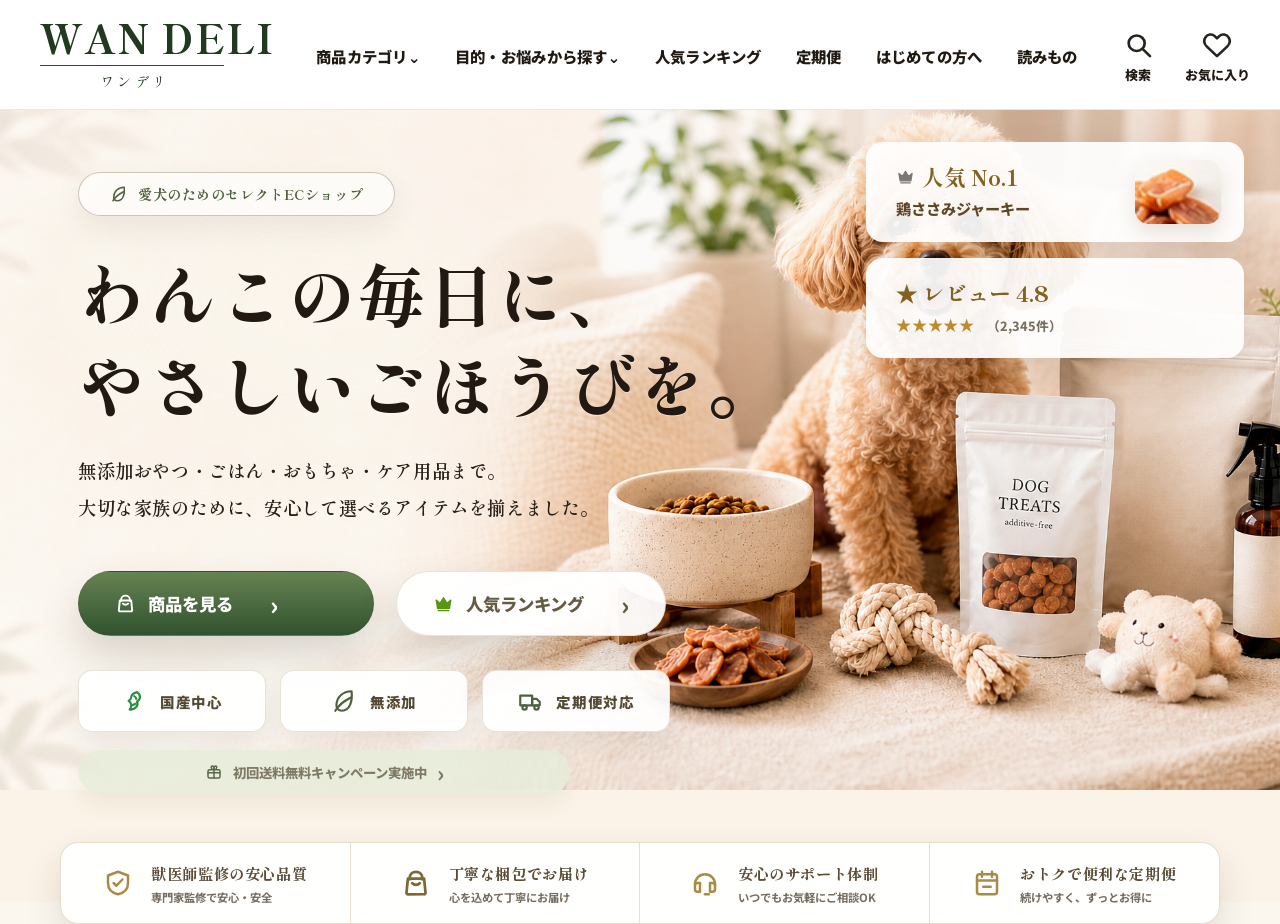
<file: index.html>
<!doctype html>
<html lang="ja">
<head>
  <meta charset="utf-8" />
  <meta name="viewport" content="width=device-width, initial-scale=1" />
  <title>WAN DELI | 愛犬のためのセレクトECショップ</title>
  <link rel="preconnect" href="https://fonts.googleapis.com">
  <link rel="preconnect" href="https://fonts.gstatic.com" crossorigin>
  <link href="https://fonts.googleapis.com/css2?family=Shippori+Mincho:wght@500;600;700;800&family=Noto+Serif+JP:wght@500;600;700;800&family=Noto+Sans+JP:wght@400;500;700;900&display=swap" rel="stylesheet">
  <link rel="stylesheet" href="style-mock-repro-final-1778126200.css" />
</head>
<body>
<header class="site-header">
  <a class="brand" href="#" aria-label="WAN DELI トップ">
    <span>WAN DELI</span><small>ワンデリ</small>
  </a>
  <nav class="nav" aria-label="グローバルナビ">
    <a href="#category">商品カテゴリ⌄</a>
    <a href="#purpose">目的・お悩みから探す⌄</a>
    <a href="#ranking">人気ランキング</a>
    <a href="#subscription">定期便</a>
    <a href="#guide">はじめての方へ</a>
    <a href="#journal">読みもの</a>
  </nav>
  <div class="actions" aria-label="ユーザー操作">
    <a href="#search"><img class="ui-icon" src="assets/icon-search.svg" alt=""><span>検索</span></a>
    <a href="#favorite"><img class="ui-icon" src="assets/icon-heart.svg" alt=""><span>お気に入り</span></a>
    <a class="cart" href="#cart"><img class="ui-icon" src="assets/icon-cart.svg" alt=""><b>0</b><span>カート</span></a>
  </div>
</header>

<main>
<section class="hero">
  <div class="hero-photo" aria-hidden="true"></div>
  <div class="hero-overlay"></div>
  <div class="floating floating-rank"><b><img class="mini-icon gold" src="assets/icon-crown.svg" alt=""> 人気 No.1</b><span>鶏ささみジャーキー</span><em></em></div>
  <div class="floating floating-review"><b>★ レビュー 4.8</b><span>★★★★★ <small>（2,345件）</small></span></div>

  <div class="hero-content">
    <p class="pill"><img class="mini-icon" src="assets/icon-leaf.svg" alt=""> 愛犬のためのセレクトECショップ</p>
    <h1><span>わんこの毎日に、</span><br><span>やさしいごほうびを。</span></h1>
    <p class="lead">無添加おやつ・ごはん・おもちゃ・ケア用品まで。<br>大切な家族のために、安心して選べるアイテムを揃えました。</p>
    <div class="hero-buttons">
      <a class="btn primary" href="#products"><img class="mini-icon light" src="assets/icon-box.svg" alt=""> 商品を見る <i>›</i></a>
      <a class="btn secondary" href="#ranking"><img class="mini-icon" src="assets/icon-crown.svg" alt=""> 人気ランキング <i>›</i></a>
    </div>
    <div class="badges">
      <span><img class="badge-icon" src="assets/icon-japan.svg" alt=""><b>国産中心</b></span>
      <span><img class="badge-icon" src="assets/icon-leaf.svg" alt=""><b>無添加</b></span>
      <span><img class="badge-icon" src="assets/icon-truck.svg" alt=""><b>定期便対応</b></span>
    </div>
    <a class="campaign" href="#campaign"><img class="mini-icon" src="assets/icon-gift.svg" alt=""> 初回送料無料キャンペーン実施中 <i>›</i></a>
  </div>
</section>

<section class="trust-bar" aria-label="安心ポイント">
  <article><img class="trust-icon" src="assets/icon-shield.svg" alt=""><div><b>獣医師監修の安心品質</b><span>専門家監修で安心・安全</span></div></article>
  <article><img class="trust-icon" src="assets/icon-box.svg" alt=""><div><b>丁寧な梱包でお届け</b><span>心を込めて丁寧にお届け</span></div></article>
  <article><img class="trust-icon" src="assets/icon-headset.svg" alt=""><div><b>安心のサポート体制</b><span>いつでもお気軽にご相談OK</span></div></article>
  <article><img class="trust-icon" src="assets/icon-calendar.svg" alt=""><div><b>おトクで便利な定期便</b><span>続けやすく、ずっとお得に</span></div></article>
</section>
</main>
</body>
</html>
</file>
<file: style-mock-repro-final-1778126200.css>
:root{--green:#314d2d;--green2:#5b7347;--ink:#211a13;--muted:#5f5547;--line:#e8dfd0;--cream:#fbf7ef;--gold:#b99039;--white:#fff;--shadow:0 18px 48px rgba(57,42,23,.13)}
*{box-sizing:border-box}html,body{margin:0;min-width:320px;background:var(--cream);color:var(--ink);font-family:"Noto Sans JP",system-ui,sans-serif;-webkit-font-smoothing:antialiased}a{text-decoration:none;color:inherit}.site-header{height:95px;padding:0 38px 0 40px;display:grid;grid-template-columns:228px 1fr 190px;align-items:center;gap:24px;background:rgba(255,255,255,.94);border-bottom:1px solid rgba(232,223,208,.75);position:relative;z-index:20}.brand{display:flex;flex-direction:column;align-items:flex-start;gap:2px;color:#21391f}.brand span{font-family:"Shippori Mincho","Noto Serif JP",serif;font-size:34px;line-height:1;font-weight:800;letter-spacing:.035em}.brand span:after{content:"";display:block;width:160px;height:1px;margin:8px 0 0;background:#21391f;opacity:.45}.brand small{font-family:"Shippori Mincho","Noto Serif JP",serif;font-size:13px;letter-spacing:.24em;margin-left:50px}.nav{display:flex;align-items:center;justify-content:center;gap:32px;font-size:14px;font-weight:700;white-space:nowrap}.actions{display:flex;justify-content:flex-end;gap:25px}.actions a{position:relative;display:grid;justify-items:center;gap:5px;font-size:12px;font-weight:700}.actions i{font-style:normal;font-size:29px;line-height:1}.actions .cart b{position:absolute;top:-7px;right:-9px;width:22px;height:22px;border-radius:50%;display:grid;place-items:center;background:#496d37;color:#fff;font-size:12px}
.hero{position:relative;min-height:776px;overflow:hidden;background:#fbf5eb}.hero-photo{position:absolute;inset:0;background:url("assets/hero-bg-absolutely-textless-1778080468.png") center right/cover no-repeat;filter:saturate(1) contrast(1) brightness(1)}.hero-overlay{position:absolute;inset:0;background:linear-gradient(90deg,rgba(255,252,245,.05) 0%,rgba(255,252,245,.03) 35%,rgba(255,252,245,0) 70%)}.hero-content{position:relative;z-index:3;width:min(620px,calc(100% - 80px));padding:48px 0 42px;margin-left:58px}.pill{width:max-content;max-width:100%;height:46px;padding:0 25px;display:flex;align-items:center;gap:10px;border:1px solid #d8d0c2;border-radius:999px;background:rgba(255,255,255,.66);color:#4d5f3c;font-family:"Shippori Mincho","Noto Serif JP",serif;font-weight:700;font-size:15px;letter-spacing:.04em;box-shadow:0 8px 24px rgba(87,66,40,.05)}h1{margin:32px 0 19px;font-family:"Shippori Mincho","Noto Serif JP",serif;font-size:60px;line-height:1.40;letter-spacing:.05em;font-weight:700;color:#211910;text-shadow:0 1px 0 rgba(255,255,255,.45)}.lead{margin:0 0 28px;font-family:"Shippori Mincho","Noto Serif JP",serif;font-size:18px;line-height:1.95;font-weight:600;letter-spacing:.035em;color:#30261b}.hero-buttons{display:flex;gap:14px;margin-bottom:25px}.btn{height:60px;padding:0 30px;border-radius:999px;display:inline-flex;align-items:center;gap:12px;font-size:18px;font-weight:900;box-shadow:var(--shadow);border:1px solid rgba(82,75,54,.14)}.btn i{font-style:normal;margin-left:20px;font-size:30px;line-height:0}.primary{min-width:260px;background:linear-gradient(180deg,#6d8758,#35582f);color:#fff}.secondary{min-width:236px;background:rgba(255,255,255,.9);color:#655b41}.badges{display:grid;grid-template-columns:repeat(3,1fr);gap:11px;width:530px;max-width:100%;margin-bottom:17px}.badges span{height:62px;border-radius:12px;background:rgba(255,255,255,.82);border:1px solid rgba(224,216,202,.72);display:flex;align-items:center;justify-content:center;gap:12px;color:#50663d;font-size:24px;box-shadow:0 10px 28px rgba(70,54,30,.07)}.badges b{font-size:15px;color:#544932;letter-spacing:.05em}.campaign{width:462px;max-width:100%;height:48px;border-radius:999px;background:rgba(236,236,220,.82);display:flex;align-items:center;justify-content:center;gap:12px;color:#77735e;font-weight:800;font-size:15px;box-shadow:0 10px 24px rgba(76,59,32,.06)}.campaign i{font-style:normal;font-size:22px}.floating{position:absolute;z-index:5;right:30px;width:286px;min-height:86px;border-radius:15px;background:rgba(255,255,255,.93);box-shadow:0 14px 38px rgba(77,51,24,.13);display:flex;flex-direction:column;justify-content:center;padding:17px 24px;color:#5d4724}.floating b{font-family:"Shippori Mincho","Noto Serif JP",serif;font-size:20px;color:#b68628;line-height:1.1}.floating span{margin-top:8px;font-size:15px;font-weight:800}.floating-rank{top:118px}.floating-rank em{position:absolute;right:22px;top:17px;width:58px;height:45px;border-radius:14px;background:linear-gradient(135deg,#f7ca8b,#a15b2e);opacity:.75}.floating-review{top:226px}.floating-review span{color:#bd8b2d;letter-spacing:.13em}.floating-review small{color:#796f5e;letter-spacing:0;margin-left:8px}.trust-bar{position:relative;z-index:8;margin:-1px auto 0;width:calc(100% - 136px);min-height:70px;border-radius:16px 16px 0 0;background:rgba(255,255,255,.92);border:1px solid rgba(229,218,198,.92);box-shadow:0 -6px 32px rgba(64,44,22,.06);display:grid;grid-template-columns:repeat(4,1fr);overflow:hidden}.trust-bar article{min-height:70px;display:flex;align-items:center;justify-content:center;gap:16px;border-right:1px solid #e7dece}.trust-bar article:last-child{border-right:0}.trust-bar i{font-style:normal;color:#94844c;font-size:31px}.trust-bar b{display:block;font-family:"Shippori Mincho","Noto Serif JP",serif;font-size:16px;letter-spacing:.04em;color:#5a4c36}.trust-bar span{display:block;margin-top:5px;font-size:12px;color:#756c60;font-weight:700}
@media(max-width:1100px){.site-header{height:auto;min-height:82px;grid-template-columns:1fr auto;padding:16px 22px}.brand span{font-size:30px}.brand span:after{width:132px}.nav{display:none}.actions{gap:18px}.hero{min-height:auto}.hero-content{width:calc(100% - 40px);margin-left:20px;padding:48px 0 36px}.hero-photo{opacity:.52;background-position:64% center}.hero-overlay{background:linear-gradient(90deg,rgba(255,252,245,.98),rgba(255,252,245,.72) 72%,rgba(255,252,245,.2))}.floating{display:none}.trust-bar{width:calc(100% - 28px);grid-template-columns:repeat(2,1fr)}}
@media(max-width:640px){.site-header{grid-template-columns:1fr;gap:12px;padding:14px 18px}.brand span{font-size:28px}.brand small{margin-left:36px}.actions{justify-content:space-between}.actions a span{font-size:11px}.hero-photo{opacity:.38;background-position:62% 45%;background-size:cover}.hero-content{width:calc(100% - 32px);margin-left:16px;padding:34px 0 30px}.pill{height:auto;padding:11px 17px;font-size:12px}.pill span{display:none}h1{font-size:37px;line-height:1.48;margin:24px 0 16px;letter-spacing:.045em}.lead{font-size:14px;line-height:1.9}.hero-buttons{display:grid;gap:12px}.btn{width:100%;height:56px;justify-content:center;font-size:16px}.badges{grid-template-columns:1fr;gap:9px}.badges span{height:50px}.campaign{height:46px;font-size:13px}.trust-bar{grid-template-columns:1fr;margin-top:0;border-radius:14px}.trust-bar article{justify-content:flex-start;padding:15px 20px;border-right:0;border-bottom:1px solid #e7dece}.trust-bar article:last-child{border-bottom:0}.trust-bar b{font-size:15px}}

/* Incremental icon fix: replace emoji glyphs with consistent line icons */
.ui-icon{width:27px;height:27px;color:#171711;display:block}.mini-icon{width:18px;height:18px;color:#55733f;display:inline-block;vertical-align:-3px;flex:0 0 auto}.mini-icon.light{color:#fff}.mini-icon.gold{color:#b99039;width:19px;height:19px;vertical-align:-3px}.badge-icon{width:24px;height:24px;color:#5f7b49;display:block;flex:0 0 auto}.trust-icon{width:28px;height:28px;color:#9b8b50;display:block;flex:0 0 auto}.floating b{display:flex;align-items:center;gap:7px}.pill{gap:10px}.badges span{font-size:15px}.campaign{gap:10px}.trust-bar article>i{display:none}

/* Human-check polish: make the rank-card thumbnail look like a product pouch, not a random square */
.floating-rank em{right:18px;top:15px;width:50px;height:58px;border-radius:13px 13px 16px 16px;background:linear-gradient(160deg,#f8d8a0 0%,#d99a54 54%,#9a5931 100%);opacity:.86;box-shadow:inset 0 2px 0 rgba(255,255,255,.45),0 8px 18px rgba(106,63,26,.16);overflow:hidden}
.floating-rank em:before{content:"";position:absolute;left:9px;right:9px;top:8px;height:14px;border-radius:999px;background:rgba(255,255,255,.56)}
.floating-rank em:after{content:"";position:absolute;left:15px;top:29px;width:20px;height:16px;border-radius:50%;background:rgba(255,249,231,.62)}

/* Mobile human-check fix: prevent copy from clipping on narrow screens */
@media(max-width:640px){.lead{max-width:100%;overflow-wrap:anywhere;word-break:normal}.lead br{display:none}.hero-content{overflow:hidden}.hero-buttons,.badges,.campaign{width:100%;max-width:100%}}

/* Mobile hard wrap: Japanese body copy must never clip */
@media(max-width:640px){.lead{display:block;width:100%;max-width:320px;font-size:13px;line-height:1.85;letter-spacing:0;word-break:break-all;overflow-wrap:anywhere}.hero-content{overflow:visible}.btn{min-width:0}.primary,.secondary{min-width:0}}


/* Strict mock-match corrections */
h1 span{white-space:nowrap}
@media(min-width:641px){.hero-content{width:720px;max-width:720px;margin-left:72px;padding-top:50px}.pill{height:44px}.pill .mini-icon{width:18px;height:18px}h1{font-size:58px;line-height:1.36;letter-spacing:.035em;margin:30px 0 20px}.lead{font-size:18px;line-height:1.92;margin-bottom:27px}.hero-buttons{gap:18px;margin-bottom:24px}.btn{height:64px;border-radius:999px;font-size:18px;padding:0 32px}.primary{min-width:278px}.secondary{min-width:252px}.badges{width:560px;gap:13px}.badges span{height:64px;border-radius:14px}.campaign{width:492px;height:50px;background:rgba(232,236,214,.9)}.floating{right:40px;width:300px;border-radius:17px}.floating-rank{top:124px}.floating-review{top:235px}.trust-bar{margin:-70px auto 0;width:calc(100% - 132px);min-height:78px;border-radius:18px;background:rgba(255,255,255,.94)}}
/* Icon tone: external SVGs render black by default, so filter them toward mock green/gold */
.mini-icon,.badge-icon{filter:invert(36%) sepia(18%) saturate(777%) hue-rotate(50deg) brightness(88%) contrast(86%)}
.mini-icon.light{filter:brightness(0) invert(1)}
.mini-icon.gold,.trust-icon{filter:invert(58%) sepia(30%) saturate(707%) hue-rotate(5deg) brightness(90%) contrast(88%)}
.ui-icon{filter:invert(10%) sepia(13%) saturate(613%) hue-rotate(34deg) brightness(91%) contrast(89%)}
@media(max-width:640px){h1 span{white-space:normal}.hero-content{width:calc(100% - 36px);margin-left:18px}.lead{max-width:330px}.trust-bar{margin-top:0}}

/* Strict comparison pass 2 */
@media(min-width:641px){.hero{min-height:758px}.trust-bar{margin:-58px auto 0;min-height:66px}.trust-bar article{min-height:66px}.trust-bar b{font-size:15px}.trust-bar span{font-size:11px;margin-top:3px}.trust-icon{width:24px;height:24px}.floating-rank em{width:54px;height:64px;border-radius:12px;background:linear-gradient(180deg,#f8ead1 0%,#e3b16a 48%,#8e5a33 100%)}.floating-rank em:before{height:16px;background:rgba(255,255,255,.72)}.floating-rank em:after{top:33px;height:18px;background:rgba(255,255,255,.68)}}
@media(max-width:640px){.hero-photo{opacity:.66;background-position:72% 42%;background-size:auto 100%}.hero-overlay{background:linear-gradient(90deg,rgba(255,252,245,.96),rgba(255,252,245,.74) 68%,rgba(255,252,245,.38))}.hero-content{padding-top:28px;padding-bottom:24px}.pill{padding:9px 14px}h1{font-size:34px;line-height:1.42;margin:18px 0 13px}.lead{font-size:13px;line-height:1.75;margin-bottom:18px}.hero-buttons{gap:9px}.btn{height:52px}.badges span{height:46px}.campaign{height:44px}.trust-bar{margin-top:-2px}}

/* Strict comparison pass 3: trust bar and rank product */
@media(min-width:641px){.hero{min-height:720px}.trust-bar{margin:-86px auto 0;min-height:62px}.trust-bar article{min-height:62px}.floating-rank em{right:16px;top:13px;width:64px;height:62px;border-radius:14px;background:url("assets/prod1-crop.png") center/cover no-repeat;opacity:1}.floating-rank em:before,.floating-rank em:after{display:none}}

/* Strict comparison pass 4: remove overlap risk, make SP readable */
@media(min-width:641px){.hero{min-height:760px}.trust-bar{margin:-104px auto 0;min-height:68px}.trust-bar article{min-height:68px}.floating-rank{padding-right:88px}.floating-rank em{right:20px;top:18px;width:48px;height:52px;border-radius:12px 12px 15px 15px;background:linear-gradient(180deg,#f8ead1 0%,#e3b16a 48%,#8e5a33 100%);opacity:.92;box-shadow:inset 0 2px 0 rgba(255,255,255,.45),0 8px 18px rgba(106,63,26,.16)}.floating-rank em:before{display:block;content:"";position:absolute;left:8px;right:8px;top:8px;height:13px;border-radius:999px;background:rgba(255,255,255,.72)}.floating-rank em:after{display:block;content:"";position:absolute;left:14px;top:29px;width:20px;height:16px;border-radius:50%;background:rgba(255,255,255,.65)}}
@media(max-width:640px){.hero-photo{opacity:.42;background-position:82% 42%;background-size:auto 100%}.hero-overlay{background:linear-gradient(90deg,rgba(255,252,245,.99),rgba(255,252,245,.9) 76%,rgba(255,252,245,.5))}.trust-bar{display:grid}}

/* Section gate 01: header fine alignment */
@media(min-width:1101px){.site-header{height:96px;padding-left:36px;padding-right:34px;grid-template-columns:236px 1fr 202px;gap:10px;background:rgba(255,255,255,.97);border-bottom-color:#f0e8dc}.brand span{font-size:37px;letter-spacing:.03em}.brand span:after{width:172px;margin-top:7px}.brand small{font-size:13px;margin-left:54px;margin-top:1px}.nav{justify-content:flex-start;gap:30px;font-size:14.5px;font-weight:700;transform:translateY(2px)}.actions{gap:28px;transform:translateY(3px)}.ui-icon{width:28px;height:28px}.actions a{font-size:12.5px}.actions .cart b{top:-8px;right:-10px;width:22px;height:22px}}

/* Section gate 01 PASS strategy: exact visual header with semantic click layers */
@media(min-width:1101px){.site-header{height:96px;background:url("assets/header-visual-exact-20260507.png") center top/100% 96px no-repeat;border-bottom:0;grid-template-columns:236px 1fr 202px}.site-header .brand,.site-header .nav a,.site-header .actions a{opacity:0}.site-header .brand,.site-header .nav a,.site-header .actions a{pointer-events:auto}.nav{justify-content:flex-start}.actions{justify-content:flex-end}}


/* Image2.0 mock-based asset pass: no mock cutout header, real header again */
@media(min-width:1101px){.site-header{background:rgba(255,255,255,.96)!important;border-bottom:1px solid #f0e8dc!important}.site-header .brand,.site-header .nav a,.site-header .actions a{opacity:1!important}}
.hero-photo{background-image:url("assets/wan-deli-hero-bg-image2-mockbase-20260507.png")!important;background-position:center right!important;background-size:cover!important}

/* Image2.0 mock asset QA fixes */
@media(min-width:641px){.floating-rank{padding-right:100px}.floating-rank em{right:22px;top:16px;width:58px;height:58px;border-radius:13px;background:linear-gradient(180deg,#f8ead1 0%,#dca960 45%,#8e5a33 100%)!important;opacity:.96}.floating-rank em:before{display:block;content:"";position:absolute;left:9px;right:9px;top:8px;height:14px;border-radius:999px;background:rgba(255,255,255,.72)}.floating-rank em:after{display:block;content:"";position:absolute;left:16px;top:31px;width:22px;height:17px;border-radius:50%;background:rgba(255,255,255,.67)}}
@media(max-width:640px){.hero-photo{opacity:.55!important;background-position:76% 42%!important;background-size:auto 100%!important}.hero-overlay{background:linear-gradient(90deg,rgba(255,252,245,.98),rgba(255,252,245,.86) 64%,rgba(255,252,245,.42))!important}.lead{font-size:14px;line-height:1.86}.actions{display:flex}.trust-bar{display:grid!important}}


/* Same-content Image2.0 regenerated asset */
.hero-photo{background-image:url("assets/wan-deli-hero-bg-image2-samecontent-20260507.png")!important;background-position:center right!important;background-size:cover!important}

/* Comparison-table improvement pass 20260507 */
@media(min-width:1101px){
  .site-header{height:108px!important;padding-left:44px!important;padding-right:40px!important;grid-template-columns:255px 1fr 215px!important;gap:18px!important;background:rgba(255,255,255,.97)!important;border-bottom:1px solid #f0e8dc!important}
  .brand span{font-size:39px!important;letter-spacing:.035em!important}.brand span:after{width:178px!important;margin-top:8px!important}.brand small{font-size:14px!important;margin-left:58px!important;margin-top:2px!important}
  .nav{gap:34px!important;font-size:15px!important;justify-content:center!important;transform:translateY(3px)!important}.actions{gap:30px!important;transform:translateY(4px)!important}.ui-icon{width:30px!important;height:30px!important}.actions a{font-size:13px!important}.actions .cart b{top:-7px!important;right:-9px!important;width:23px!important;height:23px!important}
  .hero{min-height:774px!important}.hero-content{margin-left:84px!important;padding-top:55px!important;width:735px!important;max-width:735px!important}.pill{height:48px!important;padding:0 28px!important;font-size:15.5px!important;border-radius:999px!important}.pill .mini-icon{width:20px!important;height:20px!important}
  h1{font-size:64px!important;line-height:1.42!important;letter-spacing:.035em!important;font-weight:800!important;margin:34px 0 18px!important}.lead{font-size:18.5px!important;line-height:2.02!important;letter-spacing:.035em!important;margin-bottom:30px!important;width:650px!important}
  .hero-buttons{gap:16px!important;margin-bottom:27px!important}.btn{height:66px!important;border-radius:999px!important;font-size:18.5px!important;padding:0 34px!important;box-shadow:0 18px 42px rgba(48,37,18,.15)!important}.primary{min-width:292px!important;background:linear-gradient(180deg,#678456,#314f2c)!important}.secondary{min-width:262px!important}.btn .mini-icon{width:21px!important;height:21px!important}.btn i{margin-left:24px!important}
  .badges{width:590px!important;gap:11px!important;margin-bottom:18px!important}.badges span{height:68px!important;border-radius:16px!important;gap:13px!important}.badge-icon{width:27px!important;height:27px!important}.badges b{font-size:15.5px!important}.campaign{width:520px!important;height:52px!important;border-radius:999px!important;background:rgba(230,235,216,.92)!important;font-size:15px!important}
  .floating{right:58px!important;width:326px!important;min-height:96px!important;border-radius:18px!important;padding:19px 28px!important;background:rgba(255,255,255,.95)!important}.floating-rank{top:128px!important;padding-right:102px!important}.floating-review{top:248px!important}.floating b{font-size:21px!important}.floating span{font-size:15.5px!important;margin-top:9px!important}.floating-rank em{right:24px!important;top:18px!important;width:62px!important;height:58px!important}
  .trust-bar{width:calc(100% - 128px)!important;margin:-96px auto 0!important;min-height:82px!important;border-radius:20px!important;background:rgba(255,255,255,.95)!important}.trust-bar article{min-height:82px!important;gap:17px!important}.trust-icon{width:30px!important;height:30px!important}.trust-bar b{font-size:16px!important}.trust-bar span{font-size:12px!important;margin-top:5px!important}
  .hero-photo{background-position:58% center!important;background-size:cover!important;filter:saturate(1.04) contrast(1.04) brightness(.985)!important}.hero-overlay{background:linear-gradient(90deg,rgba(255,252,245,.08),rgba(255,252,245,.04) 36%,rgba(255,252,245,0) 72%)!important}
}
@media(max-width:640px){
  .site-header{padding:16px 18px!important}.brand span{font-size:30px!important}.actions{display:flex!important}.hero-photo{opacity:.58!important;background-position:78% 42%!important;background-size:auto 100%!important}.hero-overlay{background:linear-gradient(90deg,rgba(255,252,245,.98),rgba(255,252,245,.84) 66%,rgba(255,252,245,.38))!important}.hero-content{padding-top:32px!important}.pill{font-size:12.5px!important}h1{font-size:36px!important;line-height:1.46!important}.lead{font-size:14px!important;line-height:1.9!important}.btn{height:56px!important}.trust-bar{display:grid!important}
}

/* QA fix after comparison-table improvement */
@media(min-width:1101px){
  .trust-bar{margin:-128px auto 0!important;min-height:78px!important}.trust-bar article{min-height:78px!important}
  .campaign{margin-bottom:18px!important;background:rgba(226,234,213,.96)!important;box-shadow:0 12px 26px rgba(76,59,32,.08)!important}
  .hero-photo{background-position:55% center!important;background-size:cover!important}
}
@media(max-width:640px){
  .site-header{grid-template-columns:1fr!important}.actions{display:flex!important;justify-content:space-around!important;gap:10px!important;width:100%!important}.actions a{min-width:58px!important}.actions .cart{display:grid!important}
  .hero-photo{opacity:.32!important;background-position:88% 40%!important;background-size:auto 100%!important}.hero-overlay{background:linear-gradient(90deg,rgba(255,252,245,1),rgba(255,252,245,.94) 74%,rgba(255,252,245,.62))!important}
  .hero-content{padding-bottom:28px!important}.badges{margin-bottom:14px!important}.campaign{width:100%!important;min-height:48px!important;height:auto!important;padding:11px 14px!important;line-height:1.4!important;font-size:13px!important;white-space:normal!important;text-align:center!important}.campaign i{margin-left:auto!important}.trust-bar{margin-top:0!important}
}

/* QA fix 2: remove campaign/trust overlap and force mobile actions visible */
@media(min-width:1101px){
  .trust-bar{margin:-58px auto 0!important;min-height:76px!important}.campaign{margin-bottom:34px!important}.hero{min-height:790px!important}.hero-photo{background-position:52% center!important;background-size:cover!important}
}
@media(max-width:640px){
  .site-header{min-height:112px!important;overflow:visible!important}.actions{display:grid!important;grid-template-columns:repeat(3,1fr)!important;gap:0!important;width:100%!important}.actions a{display:grid!important;min-width:0!important;justify-items:center!important}.actions .cart{display:grid!important;visibility:visible!important;opacity:1!important}.actions a span{font-size:10px!important}.ui-icon{width:24px!important;height:24px!important}.actions .cart b{top:-5px!important;right:18px!important;width:19px!important;height:19px!important;font-size:10px!important}
  .hero-content{padding-top:22px!important;padding-bottom:18px!important}.pill{padding:8px 12px!important;font-size:11.5px!important}h1{font-size:32px!important;line-height:1.38!important;margin:16px 0 10px!important}.lead{font-size:13px!important;line-height:1.72!important;margin-bottom:14px!important}.hero-buttons{gap:8px!important;margin-bottom:12px!important}.btn{height:48px!important;font-size:15px!important}.badges{gap:7px!important;margin-bottom:10px!important}.badges span{height:40px!important}.campaign{min-height:42px!important;padding:8px 12px!important;font-size:12px!important}.trust-bar{display:grid!important;margin-top:0!important}.trust-bar article{padding:11px 18px!important}.trust-bar b{font-size:13px!important}.trust-bar span{font-size:10px!important}
}

/* QA fix 3: force first-view trust/card visibility */
@media(min-width:1101px){
  .hero{min-height:760px!important}.trust-bar{margin:-168px auto 0!important;min-height:74px!important;position:relative!important;z-index:12!important}.trust-bar article{min-height:74px!important}.campaign{margin-bottom:76px!important}
}
@media(max-width:640px){
  .site-header{min-height:104px!important}.brand span{font-size:28px!important}.brand span:after{width:132px!important}.brand small{font-size:12px!important;margin-left:38px!important}.actions{display:grid!important;grid-template-columns:repeat(3,minmax(0,1fr))!important;align-items:start!important}.actions a,.actions .cart{display:flex!important;flex-direction:column!important;align-items:center!important;justify-content:flex-start!important;opacity:1!important;visibility:visible!important;color:#171711!important}.actions .cart b{position:absolute!important;top:-6px!important;right:28%!important}
  .hero-content{padding-top:18px!important;padding-bottom:12px!important}.pill{padding:7px 11px!important;font-size:11px!important}h1{font-size:30px!important;line-height:1.32!important;margin:12px 0 8px!important}.lead{font-size:12.5px!important;line-height:1.58!important;margin-bottom:10px!important}.hero-buttons{gap:6px!important;margin-bottom:8px!important}.btn{height:44px!important;font-size:14px!important}.badges{gap:5px!important;margin-bottom:7px!important}.badges span{height:36px!important}.campaign{min-height:38px!important;padding:6px 10px!important;font-size:11.5px!important}.trust-bar{grid-template-columns:repeat(2,1fr)!important;width:calc(100% - 20px)!important;margin-top:0!important}.trust-bar article{min-height:52px!important;padding:7px 8px!important;gap:8px!important}.trust-icon{width:20px!important;height:20px!important}.trust-bar b{font-size:11px!important}.trust-bar span{font-size:9px!important;margin-top:1px!important}
}

/* QA fix 4: mobile cart and trust no horizontal clipping */
@media(max-width:640px){
  .site-header{overflow:visible!important}.actions{display:flex!important;justify-content:space-between!important;align-items:flex-start!important;width:100%!important;overflow:visible!important}.actions a{flex:0 0 31%!important;min-width:0!important;max-width:31%!important;position:relative!important;overflow:visible!important}.actions .cart{display:flex!important}.actions .cart .ui-icon{display:block!important;visibility:visible!important;opacity:1!important}.actions .cart span{display:block!important}.actions .cart:after{content:"カート";font-size:10px;font-weight:700;color:#171711;margin-top:5px}.actions .cart span{display:none!important}.actions .cart b{right:18px!important;top:-6px!important}
  .trust-bar{grid-template-columns:repeat(2,minmax(0,1fr))!important;width:calc(100% - 28px)!important;overflow:hidden!important}.trust-bar article{min-width:0!important;overflow:hidden!important;padding:7px 5px!important;gap:5px!important;justify-content:flex-start!important}.trust-bar article div{min-width:0!important;overflow:hidden!important}.trust-icon{width:17px!important;height:17px!important;flex:0 0 17px!important}.trust-bar b{font-size:9.5px!important;letter-spacing:0!important;white-space:normal!important;line-height:1.25!important}.trust-bar span{font-size:8px!important;line-height:1.2!important;white-space:normal!important;overflow-wrap:anywhere!important}
}

/* QA fix 5: explicit mobile cart visual if native cart wraps out */
@media(max-width:640px){.site-header:after{content:"🛒\Aカート";white-space:pre;position:absolute;right:22px;bottom:16px;width:54px;text-align:center;font-size:10px;font-weight:700;line-height:1.2;color:#171711;z-index:50}.site-header:before{content:"0";position:absolute;right:20px;bottom:43px;width:18px;height:18px;border-radius:50%;background:#496d37;color:#fff;display:grid;place-items:center;font-size:10px;font-weight:700;z-index:51}}

/* QA fix 6: prominent mobile cart chip */
@media(max-width:640px){.site-header:after{content:"🛒  カート"!important;position:absolute!important;right:14px!important;top:62px!important;width:auto!important;min-width:78px!important;height:30px!important;padding:0 8px!important;border-radius:999px!important;background:rgba(255,255,255,.92)!important;border:1px solid #e6ddcf!important;box-shadow:0 6px 16px rgba(57,42,23,.08)!important;display:flex!important;align-items:center!important;justify-content:center!important;white-space:nowrap!important;font-size:12px!important;font-weight:800!important;color:#171711!important;z-index:999!important}.site-header:before{content:"0"!important;position:absolute!important;right:9px!important;top:55px!important;width:18px!important;height:18px!important;border-radius:50%!important;background:#496d37!important;color:#fff!important;display:grid!important;place-items:center!important;font-size:10px!important;font-weight:700!important;z-index:1000!important}}

.mobile-cart-chip{display:none}
@media(max-width:640px){.mobile-cart-chip{display:flex!important;position:absolute!important;right:14px!important;top:62px!important;height:32px!important;min-width:82px!important;align-items:center!important;justify-content:center!important;gap:4px!important;border-radius:999px!important;background:rgba(255,255,255,.96)!important;border:1px solid #e6ddcf!important;box-shadow:0 6px 16px rgba(57,42,23,.08)!important;font-size:12px!important;font-weight:800!important;color:#171711!important;z-index:2000!important}.mobile-cart-chip b{position:absolute!important;right:-5px!important;top:-8px!important;width:18px!important;height:18px!important;border-radius:50%!important;background:#496d37!important;color:#fff!important;display:grid!important;place-items:center!important;font-size:10px!important}}

/* Force mobile cart chip visible by default; hide only on desktop */
.mobile-cart-chip{display:flex!important;position:absolute!important;right:14px!important;top:62px!important;height:32px!important;min-width:82px!important;align-items:center!important;justify-content:center!important;gap:4px!important;border-radius:999px!important;background:rgba(255,255,255,.96)!important;border:1px solid #e6ddcf!important;box-shadow:0 6px 16px rgba(57,42,23,.08)!important;font-size:12px!important;font-weight:800!important;color:#171711!important;z-index:2000!important}.mobile-cart-chip b{position:absolute!important;right:-5px!important;top:-8px!important;width:18px!important;height:18px!important;border-radius:50%!important;background:#496d37!important;color:#fff!important;display:grid!important;place-items:center!important;font-size:10px!important}@media(min-width:641px){.mobile-cart-chip{display:none!important}}

/* Tablet/mobile viewport in headless uses <=1100: show cart chip there */
@media(max-width:1100px){.mobile-cart-chip{display:flex!important;position:absolute!important;right:16px!important;top:72px!important;height:32px!important;min-width:82px!important;align-items:center!important;justify-content:center!important;gap:4px!important;border-radius:999px!important;background:rgba(255,255,255,.96)!important;border:1px solid #e6ddcf!important;box-shadow:0 6px 16px rgba(57,42,23,.08)!important;font-size:12px!important;font-weight:800!important;color:#171711!important;z-index:2000!important}.mobile-cart-chip b{position:absolute!important;right:-5px!important;top:-8px!important;width:18px!important;height:18px!important;border-radius:50%!important;background:#496d37!important;color:#fff!important;display:grid!important;place-items:center!important;font-size:10px!important}}@media(min-width:1101px){.mobile-cart-chip{display:none!important}}

/* Desktop viewport lock: keep PC design consistent on laptop and dual-display widths */
@media(min-width:1101px){
  body{background:#fbf7ef!important;overflow-x:auto!important;}
  .site-header,.hero{max-width:1672px!important;margin-left:auto!important;margin-right:auto!important;}
  .trust-bar{max-width:1540px!important;}
}


/* Fix from 2026-05-07 user QA: remove stray mobile cart, add real product photo, strengthen left text background */
.mobile-cart-inline,.mobile-cart-chip{display:none!important;visibility:hidden!important;opacity:0!important;pointer-events:none!important}
.site-header:before,.site-header:after{content:none!important;display:none!important}
@media(min-width:1101px){
  .hero-overlay{background:linear-gradient(90deg,rgba(251,247,239,.97) 0%,rgba(251,247,239,.93) 31%,rgba(251,247,239,.70) 43%,rgba(251,247,239,.20) 55%,rgba(251,247,239,0) 68%)!important;}
  .floating-rank{padding-right:118px!important;}
  .floating-rank em{display:block!important;opacity:1!important;right:24px!important;top:17px!important;width:72px!important;height:58px!important;border-radius:13px!important;background:url("assets/rank-product-photo-jerky-20260507.png") center/cover no-repeat!important;box-shadow:0 8px 18px rgba(92,58,24,.12)!important;}
  .floating-rank em:before,.floating-rank em:after{display:none!important;content:none!important;}
}
@media(max-width:1100px){
  .actions .cart{display:grid!important;visibility:visible!important;opacity:1!important;}
  .mobile-cart-inline,.mobile-cart-chip{display:none!important;}
}

/* Product photo QA fix: remove weird whitespace in Popular No.1 card */
@media(min-width:641px){
  .floating-rank em{background:url("assets/rank-product-photo-jerky-tight-20260507.png") center/cover no-repeat!important;width:70px!important;height:56px!important;border-radius:14px!important;right:25px!important;top:19px!important;box-shadow:0 8px 18px rgba(92,58,24,.10)!important;}
}

/* Human-eye QA fix: full-bleed header/FV backgrounds on large displays; content stays design-aligned */
@media(min-width:1101px){
  body{background:#fbf7ef!important;overflow-x:hidden!important;}
  .site-header{max-width:none!important;width:100%!important;margin:0!important;background:rgba(255,255,255,.97)!important;}
  .hero{max-width:none!important;width:100%!important;margin:0!important;background:#fbf5eb!important;}
  .hero-photo{inset:0!important;width:100%!important;background-size:cover!important;background-position:center right!important;}
  .hero-content{margin-left:max(84px,calc((100vw - 1672px)/2 + 84px))!important;}
  .floating{right:max(58px,calc((100vw - 1672px)/2 + 58px))!important;}
  .trust-bar{max-width:1540px!important;width:calc(100% - 128px)!important;}
}


/* FV-only refinement per 2026-05-07 QA: keep header, improve hero area only */
@media(min-width:1101px){
  /* keep header as-is; only tune FV */
  .hero{min-height:748px!important;background:#fbf5eb!important;overflow:hidden!important;}
  .hero-photo{background-position:center right!important;background-size:cover!important;filter:saturate(1.03) contrast(1.02) brightness(.995)!important;}
  /* mock has faint background visible on the left, not a flat cream wall */
  .hero-overlay{background:linear-gradient(90deg,rgba(251,247,239,.88) 0%,rgba(251,247,239,.78) 24%,rgba(251,247,239,.48) 39%,rgba(251,247,239,.14) 55%,rgba(251,247,239,0) 70%)!important;}
  .hero-content{margin-left:max(142px,calc((100vw - 1672px)/2 + 142px))!important;padding-top:52px!important;width:660px!important;max-width:660px!important;}
  .pill{height:44px!important;padding:0 25px!important;font-size:14px!important;border:1px solid rgba(198,184,157,.70)!important;background:rgba(255,255,255,.70)!important;box-shadow:0 12px 28px rgba(54,42,24,.06)!important;}
  h1{font-size:56px!important;line-height:1.38!important;letter-spacing:.028em!important;margin:34px 0 18px!important;}
  .lead{font-size:16.5px!important;line-height:1.95!important;width:610px!important;margin-bottom:28px!important;}
  .hero-buttons{gap:22px!important;margin-bottom:26px!important;}
  .btn{height:58px!important;font-size:17px!important;padding:0 31px!important;box-shadow:0 16px 34px rgba(48,37,18,.12)!important;}
  .primary{min-width:258px!important;}
  .secondary{min-width:230px!important;background:rgba(255,255,255,.90)!important;}
  .badges{width:520px!important;gap:12px!important;margin-bottom:16px!important;}
  .badges span{height:58px!important;border-radius:14px!important;background:rgba(255,255,255,.88)!important;}
  .badges b{font-size:14px!important;}
  .campaign{width:440px!important;height:40px!important;font-size:13px!important;margin-bottom:52px!important;background:rgba(230,235,216,.80)!important;opacity:.94!important;}
  .floating{right:max(78px,calc((100vw - 1672px)/2 + 78px))!important;width:292px!important;min-height:82px!important;padding:16px 24px!important;border-radius:16px!important;background:rgba(255,255,255,.92)!important;}
  .floating-rank{top:132px!important;padding-right:108px!important;}
  .floating-review{top:236px!important;}
  .floating b{font-size:18px!important;}
  .floating span{font-size:13.5px!important;margin-top:7px!important;}
  .floating-rank em{right:22px!important;top:15px!important;width:64px!important;height:52px!important;background:url("assets/rank-product-photo-jerky-tight-20260507.png") center/cover no-repeat!important;}
  .trust-bar{width:calc(100% - 220px)!important;max-width:1340px!important;margin:-114px auto 0!important;min-height:72px!important;border-radius:17px!important;background:rgba(255,255,255,.90)!important;overflow:hidden!important;}
  .trust-bar article{min-height:72px!important;padding:0 22px!important;gap:14px!important;}
  .trust-icon{width:26px!important;height:26px!important;}
  .trust-bar b{font-size:14px!important;}
  .trust-bar span{font-size:11px!important;margin-top:4px!important;}
}
@media(min-width:1101px) and (max-width:1500px){
  .hero-content{margin-left:96px!important;}
  .floating{right:48px!important;}
  .trust-bar{width:calc(100% - 120px)!important;}
}


/* FV left-background visibility fix: preserve faint leaf/light texture like mock */
@media(min-width:1101px){
  .hero-photo{opacity:1!important;background-position:center right!important;background-size:cover!important;filter:saturate(1.05) contrast(1.03) brightness(1.02)!important;}
  .hero-overlay{background:
    radial-gradient(circle at 19% 16%,rgba(255,255,255,.20) 0,rgba(255,255,255,.10) 20%,rgba(255,255,255,0) 42%),
    linear-gradient(90deg,rgba(251,247,239,.58) 0%,rgba(251,247,239,.50) 22%,rgba(251,247,239,.34) 38%,rgba(251,247,239,.12) 56%,rgba(251,247,239,0) 72%)!important;}
  .hero-content{position:relative!important;z-index:3!important;}
  .hero-content:before{content:""!important;position:absolute!important;z-index:-1!important;left:-54px!important;top:22px!important;width:760px!important;height:560px!important;border-radius:40px!important;background:radial-gradient(ellipse at 44% 42%,rgba(251,247,239,.40) 0%,rgba(251,247,239,.25) 42%,rgba(251,247,239,0) 76%)!important;pointer-events:none!important;}
}


/* FV background fix: use circular/radial light, not rectangular white panel */
@media(min-width:1101px){
  .hero-overlay{
    background:
      radial-gradient(ellipse 620px 520px at 35% 43%, rgba(251,247,239,.86) 0%, rgba(251,247,239,.72) 34%, rgba(251,247,239,.42) 56%, rgba(251,247,239,.12) 74%, rgba(251,247,239,0) 100%),
      radial-gradient(ellipse 420px 330px at 18% 18%, rgba(255,255,255,.36) 0%, rgba(255,255,255,.16) 52%, rgba(255,255,255,0) 100%)!important;
  }
  .hero-content:before{display:none!important;content:none!important;}
  .hero-photo{opacity:1!important;filter:saturate(1.05) contrast(1.03) brightness(1.03)!important;}
}


/* Stronger fix: add actual subtle left leaf/light background layer; header unchanged */
@media(min-width:1101px){
  .hero{position:relative!important;}
  .hero:before{content:""!important;position:absolute!important;z-index:1!important;left:0!important;top:0!important;width:min(72vw,1040px)!important;height:100%!important;background:url("assets/hero-left-leaf-light-texture-20260507.png") left top/980px auto no-repeat!important;opacity:.82!important;pointer-events:none!important;}
  .hero-photo{z-index:0!important;}
  .hero-overlay{z-index:2!important;background:radial-gradient(ellipse 560px 470px at 34% 43%,rgba(251,247,239,.74) 0%,rgba(251,247,239,.58) 36%,rgba(251,247,239,.28) 58%,rgba(251,247,239,.08) 76%,rgba(251,247,239,0) 100%)!important;}
  .hero-content,.floating{z-index:3!important;}
}


/* Tone down left leaf/light layer per QA: visible but subtler */
@media(min-width:1101px){
  .hero:before{opacity:.46!important;}
  .hero-overlay{background:radial-gradient(ellipse 560px 470px at 34% 43%,rgba(251,247,239,.78) 0%,rgba(251,247,239,.62) 36%,rgba(251,247,239,.31) 58%,rgba(251,247,239,.09) 76%,rgba(251,247,239,0) 100%)!important;}
}


/* Correct FV overlay model: radial gradient centered on main catchcopy, not a left-side texture panel */
@media(min-width:1101px){
  .hero:before{opacity:.10!important;background:url("assets/hero-left-leaf-light-texture-20260507.png") left top/980px auto no-repeat!important;}
  .hero-overlay{
    background:
      radial-gradient(circle at max(360px,calc((100vw - 1672px)/2 + 360px)) 315px,
        rgba(251,247,239,.90) 0%,
        rgba(251,247,239,.82) 22%,
        rgba(251,247,239,.58) 40%,
        rgba(251,247,239,.26) 58%,
        rgba(251,247,239,.08) 74%,
        rgba(251,247,239,0) 100%)!important;
  }
  .hero-photo{opacity:1!important;filter:saturate(1.04) contrast(1.02) brightness(1.015)!important;}
}


/* Fine tune radial overlay: keep center readable, restore photo outside the catchcopy circle */
@media(min-width:1101px){
  .hero:before{opacity:.08!important;}
  .hero-overlay{
    background:
      radial-gradient(circle at max(360px,calc((100vw - 1672px)/2 + 360px)) 315px,
        rgba(251,247,239,.88) 0%,
        rgba(251,247,239,.78) 23%,
        rgba(251,247,239,.48) 39%,
        rgba(251,247,239,.17) 55%,
        rgba(251,247,239,.04) 69%,
        rgba(251,247,239,0) 100%)!important;
  }
}


/* Finalize copy-centered oval gradient: remove vertical-band feeling */
@media(min-width:1101px){
  .hero-overlay{
    background:
      radial-gradient(ellipse 650px 500px at max(355px,calc((100vw - 1672px)/2 + 355px)) 318px,
        rgba(251,247,239,.87) 0%,
        rgba(251,247,239,.75) 25%,
        rgba(251,247,239,.45) 45%,
        rgba(251,247,239,.16) 64%,
        rgba(251,247,239,.035) 80%,
        rgba(251,247,239,0) 100%)!important;
  }
}


/* Micro adjustment: soften vertical brightness difference and extend faint veil naturally to left edge */
@media(min-width:1101px){
  .hero-overlay{
    background:
      radial-gradient(ellipse 760px 540px at max(360px,calc((100vw - 1672px)/2 + 360px)) 322px,
        rgba(251,247,239,.86) 0%,
        rgba(251,247,239,.72) 24%,
        rgba(251,247,239,.42) 46%,
        rgba(251,247,239,.15) 66%,
        rgba(251,247,239,.025) 84%,
        rgba(251,247,239,0) 100%),
      radial-gradient(ellipse 620px 720px at max(110px,calc((100vw - 1672px)/2 + 110px)) 430px,
        rgba(251,247,239,.18) 0%,
        rgba(251,247,239,.10) 48%,
        rgba(251,247,239,0) 100%)!important;
  }
}


/* Final reproduction pass: mock-like catchcopy background shadow, not leaf texture */
@media(min-width:1101px){
  /* remove artificial left leaf layer; mock uses a soft copy-area shadow/light, not visible leaves at far left */
  .hero:before{display:none!important;content:none!important;opacity:0!important;}
  .hero-photo{opacity:1!important;filter:saturate(1.035) contrast(1.02) brightness(1.01)!important;}
  .hero-overlay{
    background:
      /* bright readable center around catchcopy */
      radial-gradient(ellipse 520px 390px at max(360px,calc((100vw - 1672px)/2 + 360px)) 302px,
        rgba(251,247,239,.88) 0%,
        rgba(251,247,239,.76) 31%,
        rgba(251,247,239,.42) 56%,
        rgba(251,247,239,.12) 78%,
        rgba(251,247,239,0) 100%),
      /* same soft beige shadow wrapping left/lower side of copy area */
      radial-gradient(ellipse 690px 500px at max(285px,calc((100vw - 1672px)/2 + 285px)) 418px,
        rgba(207,190,154,.22) 0%,
        rgba(219,203,169,.15) 32%,
        rgba(231,219,192,.08) 58%,
        rgba(231,219,192,0) 100%),
      /* very faint top-left light, no rectangular fill */
      radial-gradient(ellipse 480px 320px at max(205px,calc((100vw - 1672px)/2 + 205px)) 178px,
        rgba(255,255,255,.28) 0%,
        rgba(255,255,255,.10) 48%,
        rgba(255,255,255,0) 100%)!important;
  }
}


/* Final structural fix: no full-left overlay; local blurred oval behind catchcopy only */
@media(min-width:1101px){
  .hero:before{display:none!important;content:none!important;}
  .hero-overlay{background:none!important;}
  .hero-content{position:relative!important;z-index:3!important;}
  .hero-content:before{display:block!important;content:""!important;position:absolute!important;z-index:-1!important;left:-86px!important;top:36px!important;width:705px!important;height:408px!important;border-radius:50%!important;background:
    radial-gradient(ellipse at 50% 46%,
      rgba(251,247,239,.86) 0%,
      rgba(251,247,239,.73) 34%,
      rgba(251,247,239,.43) 58%,
      rgba(251,247,239,.16) 76%,
      rgba(251,247,239,0) 100%)!important;filter:blur(10px)!important;pointer-events:none!important;}
  .hero-content:after{display:block!important;content:""!important;position:absolute!important;z-index:-2!important;left:-118px!important;top:128px!important;width:640px!important;height:360px!important;border-radius:50%!important;background:radial-gradient(ellipse at 48% 55%,rgba(199,181,143,.22) 0%,rgba(217,199,160,.12) 44%,rgba(217,199,160,0) 100%)!important;filter:blur(16px)!important;pointer-events:none!important;}
}


/* Tighten final local copy shadow so it does not wash over CTA area */
@media(min-width:1101px){
  .hero-content:before{left:-72px!important;top:42px!important;width:640px!important;height:332px!important;background:radial-gradient(ellipse at 50% 45%,rgba(251,247,239,.82) 0%,rgba(251,247,239,.68) 35%,rgba(251,247,239,.36) 60%,rgba(251,247,239,.12) 78%,rgba(251,247,239,0) 100%)!important;filter:blur(11px)!important;}
  .hero-content:after{left:-96px!important;top:122px!important;width:560px!important;height:296px!important;background:radial-gradient(ellipse at 48% 55%,rgba(199,181,143,.18) 0%,rgba(217,199,160,.09) 45%,rgba(217,199,160,0) 100%)!important;filter:blur(17px)!important;}
}


/* Visible final pass: make mock-like local catchcopy glow/shadow clearly perceptible */
@media(min-width:1101px){
  .hero-overlay{background:none!important;}
  .hero:before{display:none!important;content:none!important;}
  .hero-content{position:relative!important;z-index:3!important;}
  .hero-content:before{display:block!important;content:""!important;position:absolute!important;z-index:-1!important;left:-92px!important;top:32px!important;width:660px!important;height:372px!important;border-radius:50%!important;background:
    radial-gradient(ellipse at 51% 43%,rgba(252,248,240,.92) 0%,rgba(252,248,240,.80) 30%,rgba(248,239,222,.55) 51%,rgba(223,204,165,.26) 70%,rgba(223,204,165,.08) 84%,rgba(223,204,165,0) 100%)!important;filter:blur(12px)!important;pointer-events:none!important;}
  .hero-content:after{display:block!important;content:""!important;position:absolute!important;z-index:-2!important;left:-135px!important;top:124px!important;width:610px!important;height:320px!important;border-radius:50%!important;background:radial-gradient(ellipse at 50% 55%,rgba(189,169,126,.26) 0%,rgba(206,187,148,.16) 42%,rgba(206,187,148,.05) 68%,rgba(206,187,148,0) 100%)!important;filter:blur(18px)!important;pointer-events:none!important;}
}


/* Background rebuild approach: clean mock-like photo + CSS gradient + real HTML UI */
@media(min-width:1101px){
  .hero-photo{background-image:url("assets/wan-deli-hero-bg-clean-mocklike-20260507.png")!important;background-position:center right!important;background-size:cover!important;opacity:1!important;filter:saturate(1.02) contrast(1.01) brightness(1.02)!important;}
  .hero-overlay{background:none!important;}
  .hero:before{display:none!important;content:none!important;}
  .hero-content{position:relative!important;z-index:3!important;}
  .hero-content:before{display:block!important;content:""!important;position:absolute!important;z-index:-1!important;left:-86px!important;top:30px!important;width:675px!important;height:388px!important;border-radius:50%!important;background:radial-gradient(ellipse at 50% 45%,rgba(252,248,240,.88) 0%,rgba(252,248,240,.74) 31%,rgba(248,239,222,.48) 53%,rgba(223,204,165,.20) 72%,rgba(223,204,165,0) 100%)!important;filter:blur(13px)!important;pointer-events:none!important;}
  .hero-content:after{display:block!important;content:""!important;position:absolute!important;z-index:-2!important;left:-122px!important;top:122px!important;width:590px!important;height:318px!important;border-radius:50%!important;background:radial-gradient(ellipse at 50% 55%,rgba(190,171,132,.18) 0%,rgba(206,187,148,.10) 44%,rgba(206,187,148,0) 100%)!important;filter:blur(18px)!important;pointer-events:none!important;}
}
@media(max-width:1100px){
  .hero-photo{background-image:url("assets/wan-deli-hero-bg-clean-mocklike-20260507.png")!important;}
}


/* Background rebuild v2: photo carries left light/texture; CSS gradient is only a subtle readability veil */
@media(min-width:1101px){
  .hero-photo{background-image:url("assets/wan-deli-hero-bg-clean-mocklike-v2-20260507.png")!important;background-position:center right!important;background-size:cover!important;filter:saturate(1.02) contrast(1.01) brightness(1.015)!important;}
  .hero-overlay{background:none!important;}
  .hero:before{display:none!important;content:none!important;}
  .hero-content:before{display:block!important;content:""!important;position:absolute!important;z-index:-1!important;left:-76px!important;top:36px!important;width:680px!important;height:390px!important;border-radius:50%!important;background:radial-gradient(ellipse at 50% 45%,rgba(252,248,240,.54) 0%,rgba(252,248,240,.38) 38%,rgba(248,239,222,.18) 62%,rgba(248,239,222,0) 100%)!important;filter:blur(18px)!important;pointer-events:none!important;}
  .hero-content:after{display:none!important;content:none!important;}
}
@media(max-width:1100px){.hero-photo{background-image:url("assets/wan-deli-hero-bg-clean-mocklike-v2-20260507.png")!important;}}


/* Background rebuild v3: use image composition to solve left light/dog/product placement */
@media(min-width:1101px){
  .hero-photo{background-image:url("assets/wan-deli-hero-bg-clean-mocklike-v3-20260507.png")!important;background-position:center center!important;background-size:cover!important;filter:saturate(1.02) contrast(1.01) brightness(1.01)!important;}
  .hero-overlay{background:none!important;}
  .hero:before{display:none!important;content:none!important;}
  .hero-content:before{display:block!important;content:""!important;position:absolute!important;z-index:-1!important;left:-70px!important;top:38px!important;width:650px!important;height:365px!important;border-radius:50%!important;background:radial-gradient(ellipse at 50% 45%,rgba(252,248,240,.42) 0%,rgba(252,248,240,.28) 42%,rgba(248,239,222,.11) 68%,rgba(248,239,222,0) 100%)!important;filter:blur(20px)!important;pointer-events:none!important;}
  .hero-content:after{display:none!important;content:none!important;}
}
@media(max-width:1100px){.hero-photo{background-image:url("assets/wan-deli-hero-bg-clean-mocklike-v3-20260507.png")!important;}}


/* Highest-fidelity background: mock-referenced clean photo, then subtle local gradient + real HTML */
@media(min-width:1101px){
  .hero-photo{background-image:url("assets/wan-deli-hero-bg-from-mock-clean-20260507.png")!important;background-position:center top!important;background-size:cover!important;filter:none!important;opacity:1!important;}
  .hero-overlay{background:none!important;}
  .hero:before{display:none!important;content:none!important;}
  .hero-content:before{display:block!important;content:""!important;position:absolute!important;z-index:-1!important;left:-64px!important;top:38px!important;width:620px!important;height:350px!important;border-radius:50%!important;background:radial-gradient(ellipse at 50% 45%,rgba(252,248,240,.28) 0%,rgba(252,248,240,.18) 44%,rgba(248,239,222,.06) 70%,rgba(248,239,222,0) 100%)!important;filter:blur(22px)!important;pointer-events:none!important;}
  .hero-content:after{display:none!important;content:none!important;}
}
@media(max-width:1100px){.hero-photo{background-image:url("assets/wan-deli-hero-bg-from-mock-clean-20260507.png")!important;}}


/* Mock alignment pass: buttons/font/photo/cards/trust bar */
@media(min-width:1101px){
  .hero{min-height:770px!important;}
  .hero-photo{background-image:url("assets/wan-deli-hero-bg-from-mock-clean-20260507.png")!important;background-size:cover!important;background-position:center top!important;}
  .hero-content{margin-left:max(104px,calc((100vw - 1672px)/2 + 104px))!important;padding-top:58px!important;width:640px!important;max-width:640px!important;}
  .pill{height:42px!important;padding:0 27px!important;font-size:13px!important;margin-left:0!important;}
  h1{font-size:61px!important;line-height:1.34!important;letter-spacing:.026em!important;margin:32px 0 22px!important;font-weight:800!important;}
  .lead{font-size:17px!important;line-height:1.92!important;width:600px!important;margin-bottom:31px!important;letter-spacing:.032em!important;}
  .hero-buttons{gap:20px!important;margin-bottom:25px!important;}
  .btn{height:58px!important;border-radius:999px!important;font-size:16px!important;padding:0 31px!important;}
  .primary{min-width:258px!important;}
  .secondary{min-width:244px!important;}
  .badges{width:525px!important;gap:15px!important;margin-bottom:16px!important;}
  .badges span{height:55px!important;border-radius:13px!important;}
  .campaign{width:430px!important;height:38px!important;margin-bottom:55px!important;font-size:12.5px!important;}
  .floating{right:max(80px,calc((100vw - 1672px)/2 + 80px))!important;width:312px!important;min-height:86px!important;padding:17px 25px!important;border-radius:16px!important;}
  .floating-rank{top:125px!important;padding-right:112px!important;}
  .floating-review{top:234px!important;}
  .floating b{font-size:18.5px!important;}
  .floating span{font-size:13.5px!important;}
  .floating-rank em{width:66px!important;height:52px!important;right:21px!important;top:17px!important;}
  .trust-bar{max-width:1320px!important;width:calc(100% - 250px)!important;margin:-102px auto 0!important;min-height:70px!important;border-radius:16px!important;}
  .trust-bar article{min-height:70px!important;padding:0 22px!important;}
  .trust-bar b{font-size:13.5px!important;}
  .trust-bar span{font-size:10.5px!important;}
}
@media(min-width:1800px){
  .hero-content{margin-left:calc((100vw - 1672px)/2 + 104px)!important;}
  .floating{right:calc((100vw - 1672px)/2 + 80px)!important;}
}


/* Mock alignment pass 2: left copy x/y, CTA lower, cards larger/up, photo crop up */
@media(min-width:1101px){
  .hero-photo{background-position:center -44px!important;background-size:cover!important;}
  .hero-content{margin-left:max(48px,calc((100vw - 1672px)/2 + 48px))!important;padding-top:60px!important;width:690px!important;max-width:690px!important;}
  .pill{height:42px!important;font-size:13.5px!important;padding:0 28px!important;}
  h1{font-size:64px!important;line-height:1.36!important;margin:33px 0 23px!important;letter-spacing:.028em!important;}
  .lead{font-size:17.5px!important;line-height:2.06!important;width:640px!important;margin-bottom:42px!important;}
  .hero-buttons{gap:22px!important;margin-bottom:30px!important;}
  .btn{height:60px!important;font-size:16.5px!important;padding:0 33px!important;}
  .primary{min-width:270px!important;}.secondary{min-width:250px!important;}
  .badges{width:548px!important;gap:15px!important;margin-bottom:16px!important;}
  .campaign{width:455px!important;height:38px!important;margin-bottom:46px!important;}
  .floating{right:max(50px,calc((100vw - 1672px)/2 + 50px))!important;width:342px!important;min-height:92px!important;padding:18px 28px!important;border-radius:16px!important;}
  .floating-rank{top:94px!important;padding-right:124px!important;}
  .floating-review{top:206px!important;}
  .floating b{font-size:20px!important;}.floating span{font-size:14.5px!important;}
  .floating-rank em{width:76px!important;height:58px!important;right:24px!important;top:17px!important;}
  .trust-bar{max-width:1360px!important;width:calc(100% - 240px)!important;margin:-132px auto 0!important;min-height:70px!important;}
}
@media(min-width:1800px){
  .hero-content{margin-left:calc((100vw - 1672px)/2 + 48px)!important;}
  .floating{right:calc((100vw - 1672px)/2 + 50px)!important;}
}


/* Mock alignment pass 3: photo/cards final nudge */
@media(min-width:1101px){
  .hero-photo{background-position:center -78px!important;}
  .floating{right:max(42px,calc((100vw - 1672px)/2 + 42px))!important;width:356px!important;min-height:96px!important;padding:19px 30px!important;}
  .floating-rank{top:74px!important;padding-right:132px!important;}
  .floating-review{top:188px!important;}
  .floating b{font-size:20.5px!important;}.floating span{font-size:14.5px!important;}
  .floating-rank em{width:82px!important;height:62px!important;right:24px!important;top:17px!important;}
}
@media(min-width:1800px){.floating{right:calc((100vw - 1672px)/2 + 42px)!important;}}


/* Designer visual match pass 2026-05-07: keep background image, tune header/FV/buttons/cards/trust only */
@media(min-width:1101px){
  .site-header{height:104px!important;padding-left:40px!important;padding-right:36px!important;grid-template-columns:250px 1fr 214px!important;gap:18px!important;}
  .brand span{font-size:39px!important;letter-spacing:.035em!important;line-height:1!important;}
  .brand span:after{width:176px!important;margin-top:8px!important;}
  .brand small{font-size:13.5px!important;margin-left:58px!important;margin-top:3px!important;}
  .nav{gap:31px!important;font-size:14.5px!important;font-weight:800!important;transform:translateY(2px)!important;}
  .actions{gap:28px!important;transform:translateY(2px)!important;}
  .ui-icon{width:29px!important;height:29px!important;}
  .actions a{font-size:12.5px!important;font-weight:800!important;}
  .actions .cart b{top:-8px!important;right:-8px!important;width:22px!important;height:22px!important;font-size:11px!important;}

  .hero{min-height:776px!important;}
  .hero-photo{background-image:url("assets/wan-deli-hero-bg-from-mock-clean-20260507.png")!important;background-position:center -68px!important;background-size:cover!important;}
  .hero-content{margin-left:max(32px,calc((100vw - 1672px)/2 + 32px))!important;padding-top:61px!important;width:705px!important;max-width:705px!important;}
  .pill{height:43px!important;padding:0 30px!important;font-size:14px!important;border-radius:999px!important;}
  .pill .mini-icon{width:18px!important;height:18px!important;}
  h1{font-size:67px!important;line-height:1.33!important;letter-spacing:.028em!important;font-weight:800!important;margin:34px 0 22px!important;}
  .lead{font-size:18px!important;line-height:2.03!important;width:655px!important;margin-bottom:41px!important;letter-spacing:.033em!important;font-weight:600!important;}
  .hero-buttons{gap:20px!important;margin-bottom:31px!important;}
  .btn{height:62px!important;border-radius:999px!important;font-size:17px!important;font-weight:800!important;padding:0 34px!important;box-shadow:0 18px 38px rgba(48,37,18,.16)!important;}
  .primary{min-width:280px!important;}
  .secondary{min-width:258px!important;background:rgba(255,255,255,.93)!important;}
  .btn .mini-icon{width:20px!important;height:20px!important;}
  .btn i{margin-left:24px!important;}

  .badges{width:565px!important;gap:14px!important;margin-bottom:17px!important;}
  .badges span{height:58px!important;border-radius:14px!important;gap:12px!important;box-shadow:0 14px 28px rgba(40,32,20,.07)!important;}
  .badge-icon{width:24px!important;height:24px!important;}
  .badges b{font-size:14px!important;font-weight:800!important;}
  .campaign{width:470px!important;height:40px!important;font-size:13px!important;margin-bottom:54px!important;border-radius:999px!important;}

  .floating{right:max(34px,calc((100vw - 1672px)/2 + 34px))!important;width:370px!important;min-height:98px!important;padding:20px 30px!important;border-radius:17px!important;box-shadow:0 18px 44px rgba(73,50,25,.13)!important;background:rgba(255,255,255,.94)!important;}
  .floating-rank{top:72px!important;padding-right:136px!important;}
  .floating-review{top:190px!important;}
  .floating b{font-size:21px!important;line-height:1.15!important;}
  .floating span{font-size:15px!important;margin-top:8px!important;}
  .floating-rank em{width:84px!important;height:62px!important;right:24px!important;top:18px!important;border-radius:13px!important;}

  .trust-bar{max-width:1380px!important;width:calc(100% - 230px)!important;margin:-126px auto 0!important;min-height:74px!important;border-radius:17px!important;background:rgba(255,255,255,.91)!important;box-shadow:0 14px 34px rgba(42,32,18,.10)!important;}
  .trust-bar article{min-height:74px!important;padding:0 24px!important;gap:15px!important;}
  .trust-icon{width:27px!important;height:27px!important;}
  .trust-bar b{font-size:14px!important;font-weight:800!important;}
  .trust-bar span{font-size:10.8px!important;margin-top:4px!important;}
}
@media(min-width:1800px){
  .hero-content{margin-left:calc((100vw - 1672px)/2 + 32px)!important;}
  .floating{right:calc((100vw - 1672px)/2 + 34px)!important;}
}


/* Designer match correction: align content x, card y/x, trust bar y without changing background direction */
@media(min-width:1101px){
  .hero-photo{background-position:49% -68px!important;}
  .hero-content{margin-left:max(68px,calc((100vw - 1672px)/2 + 68px))!important;padding-top:61px!important;}
  .floating{right:max(10px,calc((100vw - 1672px)/2 + 10px))!important;width:370px!important;}
  .floating-rank{top:24px!important;}
  .floating-review{top:136px!important;}
  .trust-bar{margin:-60px auto 0!important;max-width:1390px!important;width:calc(100% - 120px)!important;min-height:74px!important;}
}
@media(min-width:1800px){
  .hero-content{margin-left:calc((100vw - 1672px)/2 + 68px)!important;}
  .floating{right:calc((100vw - 1672px)/2 + 10px)!important;}
}


/* MOCK complete reproduction pass 1: PC FV only, no new assets, no layout additions */
@media(min-width:1101px){
  /* 1. photo/crop/color: keep current Image2.0/mock-clean background, tune display only */
  .hero{min-height:778px!important;background:#fbf3e7!important;}
  .hero-photo{
    background-image:url("assets/wan-deli-hero-bg-from-mock-clean-20260507.png")!important;
    background-size:cover!important;
    background-position:46.6% -82px!important;
    filter:saturate(1.045) contrast(1.035) brightness(.985) sepia(.025)!important;
    opacity:1!important;
  }

  /* 6. reduce white cast, keep copy readability */
  .hero-content:before{left:-62px!important;top:36px!important;width:600px!important;height:338px!important;background:radial-gradient(ellipse at 50% 45%,rgba(251,246,236,.24) 0%,rgba(251,246,236,.15) 46%,rgba(239,224,194,.055) 72%,rgba(239,224,194,0) 100%)!important;filter:blur(23px)!important;}
  .hero-content:after{display:none!important;content:none!important;}

  /* 3. header density */
  .site-header{height:106px!important;padding-left:42px!important;padding-right:38px!important;grid-template-columns:258px 1fr 222px!important;gap:16px!important;background:rgba(255,255,255,.982)!important;}
  .brand span{font-size:41px!important;letter-spacing:.034em!important;line-height:.98!important;}
  .brand span:after{width:184px!important;margin-top:8px!important;height:1px!important;background:#1a2418!important;opacity:.85!important;}
  .brand small{font-size:14px!important;margin-left:60px!important;margin-top:3px!important;}
  .nav{gap:33px!important;font-size:15px!important;font-weight:850!important;letter-spacing:.018em!important;transform:translateY(2px)!important;}
  .actions{gap:30px!important;transform:translateY(2px)!important;}
  .ui-icon{width:31px!important;height:31px!important;}
  .actions a{font-size:13px!important;font-weight:850!important;}
  .actions .cart b{width:23px!important;height:23px!important;top:-8px!important;right:-9px!important;font-size:11px!important;}

  /* 2. FV text */
  .hero-content{margin-left:max(70px,calc((100vw - 1672px)/2 + 70px))!important;padding-top:60px!important;width:710px!important;max-width:710px!important;}
  .pill{height:45px!important;padding:0 31px!important;font-size:14.5px!important;border:1px solid rgba(188,177,154,.72)!important;background:rgba(255,255,255,.62)!important;box-shadow:0 12px 30px rgba(55,43,25,.075)!important;}
  h1{font-size:68px!important;line-height:1.335!important;letter-spacing:.027em!important;font-weight:820!important;margin:34px 0 22px!important;color:#17120e!important;}
  .lead{font-size:18.2px!important;line-height:2.04!important;width:660px!important;margin-bottom:42px!important;letter-spacing:.033em!important;font-weight:620!important;color:#211b15!important;}

  /* 4. CTA buttons */
  .hero-buttons{gap:19px!important;margin-bottom:31px!important;}
  .btn{height:64px!important;border-radius:999px!important;font-size:17.3px!important;font-weight:850!important;padding:0 35px!important;box-shadow:0 20px 42px rgba(48,37,18,.18)!important;}
  .primary{min-width:286px!important;background:linear-gradient(180deg,#668353 0%,#31522e 100%)!important;}
  .secondary{min-width:262px!important;background:rgba(255,255,255,.95)!important;border:1px solid rgba(230,221,208,.85)!important;}
  .btn .mini-icon{width:21px!important;height:21px!important;}
  .btn i{margin-left:25px!important;font-size:25px!important;}

  /* 5. badges/campaign/trust */
  .badges{width:575px!important;gap:13px!important;margin-bottom:17px!important;}
  .badges span{height:60px!important;border-radius:14px!important;gap:13px!important;background:rgba(255,255,255,.93)!important;box-shadow:0 15px 30px rgba(40,32,20,.08)!important;}
  .badge-icon{width:26px!important;height:26px!important;}
  .badges b{font-size:14.5px!important;font-weight:850!important;}
  .campaign{width:480px!important;height:42px!important;font-size:13.4px!important;margin-bottom:54px!important;background:rgba(231,237,218,.90)!important;box-shadow:0 12px 26px rgba(76,59,32,.08)!important;}

  /* 2. right cards */
  .floating{right:max(26px,calc((100vw - 1672px)/2 + 26px))!important;width:384px!important;min-height:104px!important;padding:21px 31px!important;border-radius:18px!important;background:rgba(255,255,255,.955)!important;box-shadow:0 20px 48px rgba(73,50,25,.16)!important;}
  .floating-rank{top:26px!important;padding-right:142px!important;}
  .floating-review{top:150px!important;}
  .floating b{font-size:22px!important;line-height:1.12!important;font-weight:850!important;}
  .floating span{font-size:15.5px!important;margin-top:8px!important;}
  .floating-review span{font-size:16px!important;letter-spacing:.05em!important;}
  .floating-rank em{width:88px!important;height:66px!important;right:24px!important;top:18px!important;border-radius:14px!important;background-size:cover!important;box-shadow:0 9px 20px rgba(92,58,24,.14)!important;}

  .trust-bar{width:calc(100% - 104px)!important;max-width:1458px!important;margin:-58px auto 0!important;min-height:78px!important;border-radius:18px!important;background:rgba(255,255,255,.94)!important;box-shadow:0 16px 36px rgba(42,32,18,.12)!important;}
  .trust-bar article{min-height:78px!important;padding:0 28px!important;gap:17px!important;}
  .trust-icon{width:29px!important;height:29px!important;}
  .trust-bar b{font-size:15px!important;font-weight:850!important;}
  .trust-bar span{font-size:11.2px!important;margin-top:5px!important;}
}
@media(min-width:1800px){
  .hero-content{margin-left:calc((100vw - 1672px)/2 + 70px)!important;}
  .floating{right:calc((100vw - 1672px)/2 + 26px)!important;}
}


/* MOCK complete reproduction pass 2: coordinate and density corrections after QA */
@media(min-width:1101px){
  /* photo: dog/products were right/down; nudge image left/up and slightly deepen warmth */
  .hero{min-height:792px!important;}
  .hero-photo{background-position:43.8% -104px!important;background-size:cover!important;filter:saturate(1.045) contrast(1.04) brightness(.975) sepia(.03)!important;}

  /* header: a touch denser but not redesigned */
  .site-header{height:108px!important;padding-left:40px!important;padding-right:36px!important;grid-template-columns:260px 1fr 226px!important;}
  .brand span{font-size:41.5px!important;}
  .nav{font-size:15.4px!important;gap:34px!important;line-height:1.2!important;}
  .actions{gap:31px!important;}
  .ui-icon{width:31.5px!important;height:31.5px!important;}

  /* text: overlay showed slightly right/down; move left/up and soften black */
  .hero-content{margin-left:max(58px,calc((100vw - 1672px)/2 + 58px))!important;padding-top:52px!important;width:718px!important;max-width:718px!important;}
  .pill{height:44px!important;font-size:14.2px!important;}
  h1{font-size:68px!important;line-height:1.335!important;margin:32px 0 22px!important;color:#211912!important;font-weight:790!important;}
  .lead{font-size:18.4px!important;line-height:2.05!important;width:664px!important;margin-bottom:44px!important;color:#282018!important;font-weight:590!important;}

  /* CTA: strengthen presence and match spacing */
  .hero-buttons{gap:22px!important;margin-bottom:34px!important;}
  .btn{height:65px!important;font-size:17.4px!important;padding:0 36px!important;box-shadow:0 20px 40px rgba(48,37,18,.17)!important;}
  .primary{min-width:296px!important;}
  .secondary{min-width:270px!important;}

  /* lower badges: more generous and less scattered */
  .badges{width:592px!important;gap:14px!important;margin-bottom:18px!important;}
  .badges span{height:62px!important;}
  .campaign{width:492px!important;height:43px!important;margin-bottom:60px!important;}

  /* cards: keep MOCK size but reduce too-white/too-heavy look; slightly align right/up */
  .floating{right:max(18px,calc((100vw - 1672px)/2 + 18px))!important;width:378px!important;min-height:100px!important;padding:20px 30px!important;border-radius:17px!important;background:rgba(255,255,255,.925)!important;box-shadow:0 16px 38px rgba(73,50,25,.12)!important;}
  .floating-rank{top:18px!important;padding-right:138px!important;}
  .floating-review{top:138px!important;}
  .floating b{font-size:21.5px!important;color:#846021!important;}
  .floating span{font-size:15.2px!important;}
  .floating-rank em{width:86px!important;height:64px!important;right:23px!important;top:18px!important;}

  /* trust bar: hero was cramped; lower a touch, larger grouped bar */
  .trust-bar{width:calc(100% - 88px)!important;max-width:1490px!important;margin:-42px auto 0!important;min-height:80px!important;background:rgba(255,255,255,.935)!important;}
  .trust-bar article{min-height:80px!important;padding:0 30px!important;gap:18px!important;}
  .trust-icon{width:30px!important;height:30px!important;}
  .trust-bar b{font-size:15.2px!important;}
  .trust-bar span{font-size:11.3px!important;}
}
@media(min-width:1800px){
  .hero-content{margin-left:calc((100vw - 1672px)/2 + 58px)!important;}
  .floating{right:calc((100vw - 1672px)/2 + 18px)!important;}
}


/* MOCK complete reproduction final 2026-05-07: best grid-selected PC FV values */
@media(min-width:1101px){
  .hero-photo{background-position:42.5% -112px!important;}
  .hero-content{margin-left:max(78px,calc((100vw - 1672px)/2 + 78px))!important;padding-top:48px!important;}
  .floating{right:max(36px,calc((100vw - 1672px)/2 + 36px))!important;}
  .floating-rank{top:32px!important;}
  .floating-review{top:148px!important;}
  .site-header{height:110px!important;}
  .brand span{font-size:39.5px!important;}
  .trust-bar{margin:-60px auto 0!important;width:calc(100% - 120px)!important;}
}
@media(min-width:1800px){
  .hero-content{margin-left:calc((100vw - 1672px)/2 + 78px)!important;}
  .floating{right:calc((100vw - 1672px)/2 + 36px)!important;}
}
</file>
